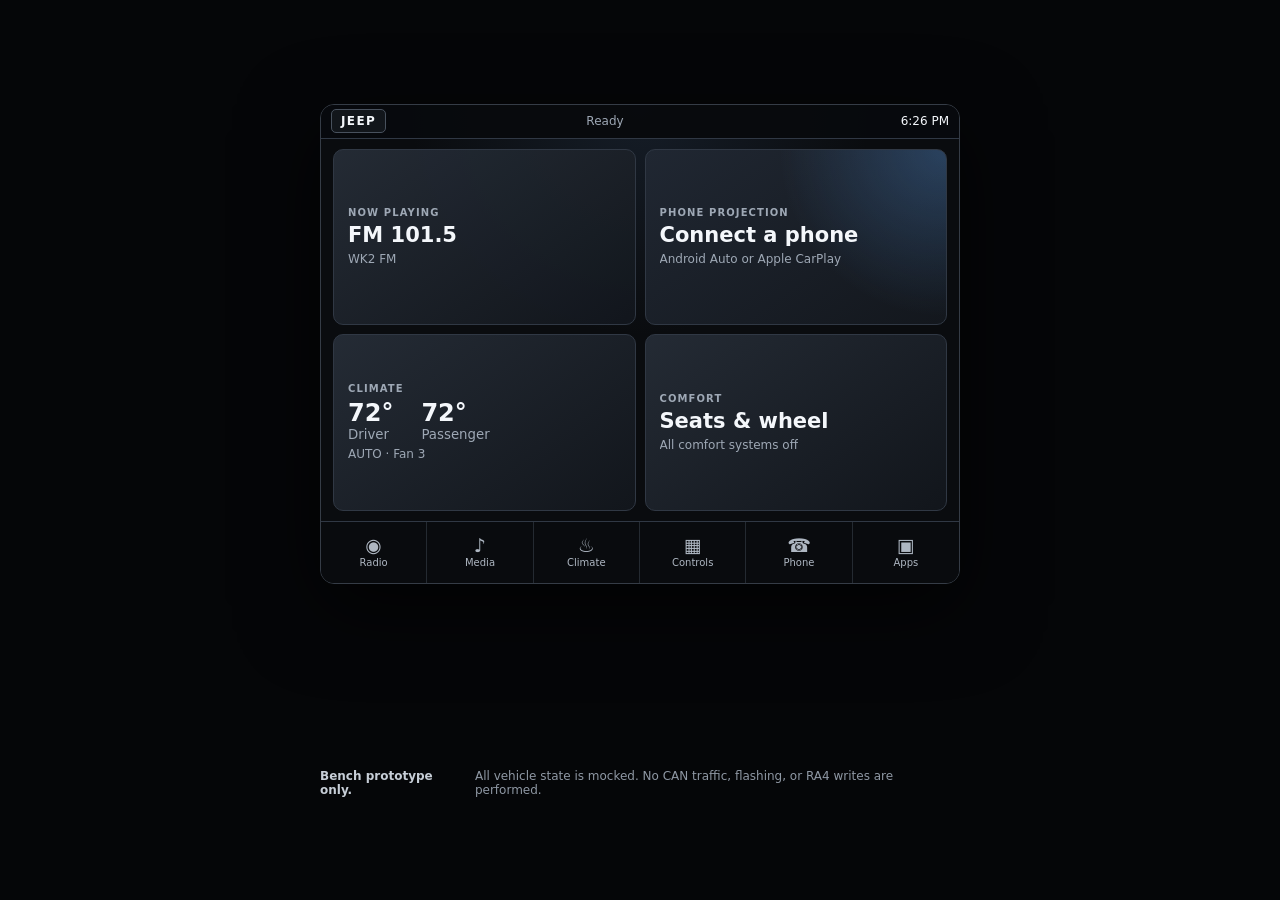
<file: prototype/hmi/index.html>
<!doctype html>
<html lang="en">
<head>
  <meta charset="utf-8" />
  <meta name="viewport" content="width=device-width, initial-scale=1" />
  <title>WK2 Modern HMI Prototype</title>
  <link rel="stylesheet" href="styles.css" />
</head>
<body>
  <main class="page">
    <section class="display-shell" aria-label="640 by 480 Jeep infotainment prototype">
      <header class="status-bar">
        <button class="brand-home" id="brandHome" type="button" aria-label="Home">JEEP</button>
        <div class="status-center" id="statusCenter">Ready</div>
        <div class="status-right">
          <span id="projectionBadge" class="badge is-hidden">Projection</span>
          <span id="clock">--:--</span>
        </div>
      </header>

      <section class="content" id="content">
        <section class="view active" data-view="home">
          <div class="home-grid">
            <button class="home-card media-card" data-route="media" type="button">
              <span class="eyebrow">NOW PLAYING</span>
              <strong id="homeMediaTitle">FM 101.5</strong>
              <span id="homeMediaSub">Factory radio</span>
            </button>

            <button class="home-card projection-card" data-route="projection" type="button">
              <span class="eyebrow">PHONE PROJECTION</span>
              <strong id="homeProjectionTitle">Connect a phone</strong>
              <span id="homeProjectionSub">Android Auto or Apple CarPlay</span>
            </button>

            <button class="home-card climate-card" data-route="climate" type="button">
              <span class="eyebrow">CLIMATE</span>
              <div class="temperature-summary">
                <span><b id="homeDriverTemp">72°</b><small>Driver</small></span>
                <span><b id="homePassengerTemp">72°</b><small>Passenger</small></span>
              </div>
              <span id="homeClimateSub">AUTO · Fan 3</span>
            </button>

            <button class="home-card comfort-card" data-route="controls" type="button">
              <span class="eyebrow">COMFORT</span>
              <strong id="homeComfortTitle">Seats & wheel</strong>
              <span id="homeComfortSub">All comfort systems off</span>
            </button>
          </div>
        </section>

        <section class="view" data-view="radio">
          <div class="screen-title"><span>Radio</span><small id="radioBand">FM</small></div>
          <div class="radio-main">
            <button class="round-button" id="seekDown" type="button" aria-label="Seek down">◀</button>
            <div class="station-block">
              <span class="eyebrow">LIVE</span>
              <strong id="stationFrequency">101.5</strong>
              <span id="stationName">WK2 FM</span>
            </div>
            <button class="round-button" id="seekUp" type="button" aria-label="Seek up">▶</button>
          </div>
          <div class="preset-row" id="presetRow"></div>
        </section>

        <section class="view" data-view="media">
          <div class="screen-title"><span>Media</span><small id="mediaSourceLabel">FM</small></div>
          <div class="media-layout">
            <div class="album-placeholder">♪</div>
            <div class="media-copy">
              <span class="eyebrow">SOURCE</span>
              <strong id="mediaTitle">Factory Radio</strong>
              <span id="mediaSubtitle">Select a source</span>
            </div>
          </div>
          <div class="source-row">
            <button class="source-button" data-source="FM" type="button">FM</button>
            <button class="source-button" data-source="USB" type="button">USB</button>
            <button class="source-button" data-source="Bluetooth" type="button">Bluetooth</button>
            <button class="source-button" data-route="projection" type="button">Projection</button>
          </div>
        </section>

        <section class="view" data-view="climate">
          <div class="screen-title"><span>Climate</span><small id="climateModeText">AUTO</small></div>
          <div class="climate-layout">
            <div class="zone-card">
              <span>DRIVER</span>
              <div class="temp-control">
                <button data-temp-zone="driver" data-temp-delta="-1" type="button">−</button>
                <strong id="driverTemp">72°</strong>
                <button data-temp-zone="driver" data-temp-delta="1" type="button">+</button>
              </div>
            </div>

            <div class="fan-card">
              <span>FAN</span>
              <div class="fan-control">
                <button id="fanDown" type="button">−</button>
                <strong id="fanSpeed">3</strong>
                <button id="fanUp" type="button">+</button>
              </div>
            </div>

            <div class="zone-card">
              <span>PASSENGER</span>
              <div class="temp-control">
                <button data-temp-zone="passenger" data-temp-delta="-1" type="button">−</button>
                <strong id="passengerTemp">72°</strong>
                <button data-temp-zone="passenger" data-temp-delta="1" type="button">+</button>
              </div>
            </div>
          </div>
          <div class="climate-actions">
            <button data-toggle="auto" type="button">AUTO</button>
            <button data-toggle="ac" type="button">A/C</button>
            <button data-toggle="sync" type="button">SYNC</button>
            <button data-toggle="recirc" type="button">RECIRC</button>
            <button data-toggle="frontDefrost" type="button">FRONT</button>
            <button data-toggle="rearDefrost" type="button">REAR</button>
          </div>
        </section>

        <section class="view" data-view="controls">
          <div class="screen-title"><span>Controls</span><small>Vehicle comfort</small></div>
          <div class="control-grid">
            <button class="comfort-control" data-seat="driver" type="button">
              <span>Driver Seat</span>
              <strong id="driverSeatState">OFF</strong>
            </button>
            <button class="comfort-control" id="heatedWheel" type="button">
              <span>Heated Wheel</span>
              <strong id="heatedWheelState">OFF</strong>
            </button>
            <button class="comfort-control" data-seat="passenger" type="button">
              <span>Passenger Seat</span>
              <strong id="passengerSeatState">OFF</strong>
            </button>
            <button class="comfort-control secondary" data-route="climate" type="button">
              <span>Climate</span>
              <strong>OPEN</strong>
            </button>
            <button class="comfort-control secondary" data-route="settings" type="button">
              <span>Vehicle Settings</span>
              <strong>OPEN</strong>
            </button>
            <button class="comfort-control secondary" id="stockUiButton" type="button">
              <span>Stock Uconnect</span>
              <strong>FALLBACK</strong>
            </button>
          </div>
        </section>

        <section class="view" data-view="phone">
          <div class="screen-title"><span>Phone</span><small id="phoneStatus">No device</small></div>
          <div class="phone-panel">
            <div class="phone-icon">☎</div>
            <strong id="phoneHeadline">Pair or connect a phone</strong>
            <span id="phoneDetail">Projection-capable phones can launch Android Auto or CarPlay.</span>
            <button class="primary-button" data-route="projection" type="button">Open Projection</button>
          </div>
        </section>

        <section class="view" data-view="projection">
          <div class="screen-title"><span>Projection</span><small id="projectionStatusText">Disconnected</small></div>
          <div class="projection-chooser" id="projectionChooser">
            <button class="platform-card android" data-connect-platform="android" type="button">
              <span class="platform-mark">A</span>
              <strong>Android Auto</strong>
              <small>Simulate Android connection</small>
            </button>
            <button class="platform-card apple" data-connect-platform="carplay" type="button">
              <span class="platform-mark"></span>
              <strong>Apple CarPlay</strong>
              <small>Simulate iPhone connection</small>
            </button>
          </div>
          <div class="projection-active is-hidden" id="projectionActive">
            <div class="projection-native-surface" id="projectionNativeSurface">
              <span class="eyebrow">NATIVE PROJECTION SURFACE</span>
              <strong id="activeProjectionName">Android Auto</strong>
              <p>This placeholder will be replaced by the real projection video surface. Jeep controls remain outside the projection engine.</p>
            </div>
            <div class="projection-actions">
              <button id="returnUconnect" type="button">Return to Uconnect</button>
              <button id="disconnectProjection" type="button">Disconnect</button>
            </div>
          </div>
        </section>

        <section class="view" data-view="settings">
          <div class="screen-title"><span>Settings</span><small>Prototype</small></div>
          <div class="settings-list">
            <button type="button"><span>Display</span><b>›</b></button>
            <button type="button"><span>Audio</span><b>›</b></button>
            <button data-route="projection" type="button"><span>Phone / Projection</span><b>›</b></button>
            <button data-route="controls" type="button"><span>Climate / Comfort</span><b>›</b></button>
            <button id="cameraSimulation" type="button"><span>Bench: simulate reverse camera</span><b>TEST</b></button>
            <button id="stockUiSettings" type="button"><span>Return to stock Uconnect</span><b>›</b></button>
          </div>
        </section>

        <section class="camera-overlay is-hidden" id="cameraOverlay" aria-live="polite">
          <div class="camera-image">
            <span>FACTORY CAMERA PRIORITY</span>
            <strong>REVERSE CAMERA</strong>
            <small>Prototype simulates immediate takeover and automatic return.</small>
          </div>
        </section>
      </section>

      <nav class="app-bar" aria-label="Primary applications">
        <button data-route="radio" type="button"><span>◉</span>Radio</button>
        <button data-route="media" type="button"><span>♪</span>Media</button>
        <button data-route="climate" type="button"><span>♨</span>Climate</button>
        <button data-route="controls" type="button"><span>▦</span>Controls</button>
        <button data-route="phone" type="button"><span>☎</span>Phone</button>
        <button data-route="projection" type="button"><span>▣</span>Apps</button>
      </nav>
    </section>

    <aside class="developer-note">
      <strong>Bench prototype only.</strong>
      <span>All vehicle state is mocked. No CAN traffic, flashing, or RA4 writes are performed.</span>
    </aside>
  </main>

  <script src="app.js" defer></script>
</body>
</html>
</file>
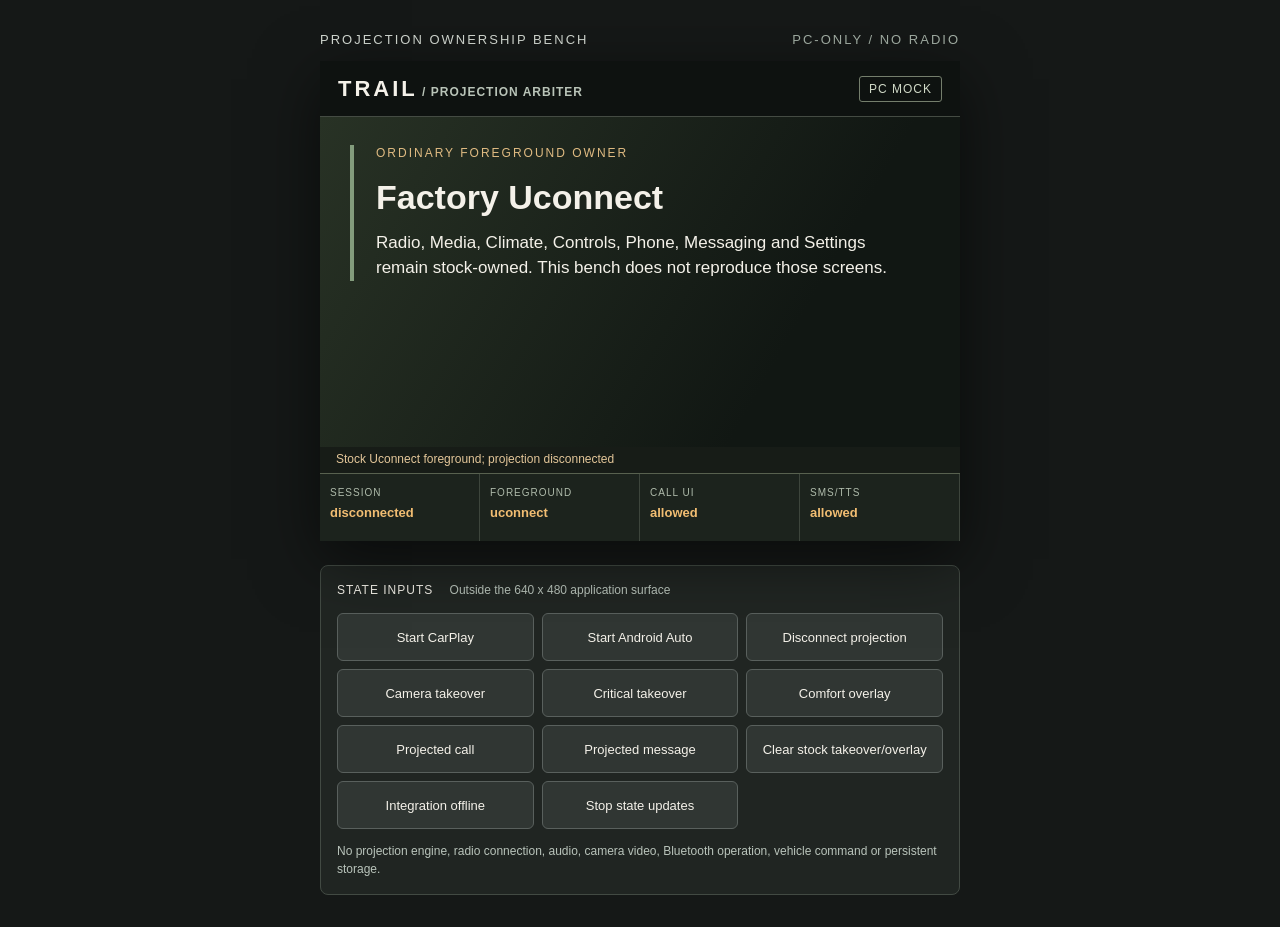
<file: prototype/resident_hmi/index.html>
<!doctype html>
<html lang="en">
<head>
  <meta charset="utf-8">
  <meta name="viewport" content="width=device-width, initial-scale=1">
  <meta http-equiv="Content-Security-Policy" content="default-src 'self'; script-src 'self'; style-src 'self'; connect-src 'none'; img-src 'none'; object-src 'none'; base-uri 'none'">
  <title>TRAIL / RA4 projection ownership bench</title>
  <link rel="stylesheet" href="style.css">
</head>
<body>
  <div class="study-label">PROJECTION OWNERSHIP BENCH <span>PC-ONLY / NO RADIO</span></div>
  <div id="hmi" aria-label="640 by 480 projection arbitration prototype"></div>
  <aside id="scenarios" aria-label="PC simulation controls">
    <p>STATE INPUTS <span>Outside the 640 x 480 application surface</span></p>
    <div class="scenario-buttons">
      <button data-scenario="carplay">Start CarPlay</button>
      <button data-scenario="android">Start Android Auto</button>
      <button data-scenario="projection-off">Disconnect projection</button>
      <button data-scenario="camera">Camera takeover</button>
      <button data-scenario="critical">Critical takeover</button>
      <button data-scenario="comfort">Comfort overlay</button>
      <button data-scenario="call">Projected call</button>
      <button data-scenario="message">Projected message</button>
      <button data-scenario="normal">Clear stock takeover/overlay</button>
      <button data-scenario="offline">Integration offline</button>
      <button data-scenario="stale">Stop state updates</button>
    </div>
    <p class="disclaimer">No projection engine, radio connection, audio, camera
      video, Bluetooth operation, vehicle command or persistent storage.</p>
  </aside>
  <script type="module" src="app.mjs"></script>
</body>
</html>
</file>
<file: prototype/hmi/styles.css>
:root {
  --bg: #0a0c0f;
  --panel: #15191f;
  --panel-2: #1d232b;
  --line: #303844;
  --text: #f4f7fb;
  --muted: #9ea8b5;
  --accent: #5aa7ff;
  --accent-2: #8ec5ff;
  --warm: #f3a342;
  --danger: #ff6f61;
  --ok: #67d39a;
  --cold: #5aa7ff;
  --hot: #ff7468;
}

* {
  box-sizing: border-box;
}

html,
body {
  margin: 0;
  min-height: 100%;
  background: #050608;
  color: var(--text);
  font-family: Inter, ui-sans-serif, system-ui, -apple-system, BlinkMacSystemFont, "Segoe UI", sans-serif;
}

button {
  font: inherit;
}

button:focus-visible {
  outline: 2px solid var(--accent-2);
  outline-offset: -2px;
}

.page {
  min-height: 100vh;
  display: grid;
  place-items: center;
  gap: 18px;
  padding: 20px;
}

.display-shell {
  width: 640px;
  height: 480px;
  display: grid;
  grid-template-rows: 34px 1fr 62px;
  overflow: hidden;
  background:
    radial-gradient(circle at 50% 0%, rgba(60, 87, 122, 0.23), transparent 40%),
    var(--bg);
  border: 1px solid #353c46;
  border-radius: 14px;
  box-shadow: 0 24px 80px rgba(0, 0, 0, 0.65);
  user-select: none;
}

.status-bar {
  display: grid;
  grid-template-columns: 120px 1fr 190px;
  align-items: center;
  padding: 0 10px;
  border-bottom: 1px solid var(--line);
  background: rgba(8, 10, 13, 0.96);
  font-size: 12px;
}

.brand-home {
  width: max-content;
  padding: 4px 9px;
  border: 1px solid #48515d;
  border-radius: 5px;
  color: var(--text);
  background: #12161b;
  font-weight: 800;
  letter-spacing: 1.4px;
}

.status-center {
  justify-self: center;
  color: var(--muted);
}

.status-right {
  justify-self: end;
  display: flex;
  align-items: center;
  gap: 10px;
  font-variant-numeric: tabular-nums;
}

.badge {
  padding: 3px 7px;
  border-radius: 999px;
  background: rgba(90, 167, 255, 0.16);
  color: var(--accent-2);
  border: 1px solid rgba(90, 167, 255, 0.45);
}

.content {
  position: relative;
  min-height: 0;
}

.view {
  position: absolute;
  inset: 0;
  display: none;
  padding: 10px 12px;
  overflow: hidden;
}

.view.active {
  display: block;
}

.screen-title {
  height: 34px;
  display: flex;
  align-items: baseline;
  justify-content: space-between;
  padding: 0 2px 7px;
  border-bottom: 1px solid var(--line);
}

.screen-title > span {
  font-size: 22px;
  font-weight: 750;
}

.screen-title small {
  color: var(--muted);
  text-transform: uppercase;
  letter-spacing: 0.8px;
}

.eyebrow {
  color: var(--muted);
  font-size: 10px;
  font-weight: 800;
  letter-spacing: 1.1px;
}

.home-grid {
  height: 100%;
  display: grid;
  grid-template-columns: 1fr 1fr;
  grid-template-rows: 1fr 1fr;
  gap: 9px;
}

.home-card {
  min-width: 0;
  display: flex;
  flex-direction: column;
  align-items: flex-start;
  justify-content: center;
  gap: 5px;
  padding: 14px;
  border: 1px solid var(--line);
  border-radius: 10px;
  color: var(--text);
  background: linear-gradient(145deg, rgba(37, 44, 54, 0.97), rgba(18, 22, 28, 0.97));
  text-align: left;
}

.home-card:active,
.app-bar button:active,
.climate-actions button:active,
.source-button:active,
.comfort-control:active,
.platform-card:active,
.primary-button:active {
  transform: translateY(1px);
}

.home-card strong {
  max-width: 100%;
  overflow: hidden;
  text-overflow: ellipsis;
  white-space: nowrap;
  font-size: 21px;
}

.home-card > span:last-child {
  max-width: 100%;
  overflow: hidden;
  text-overflow: ellipsis;
  white-space: nowrap;
  color: var(--muted);
  font-size: 12px;
}

.projection-card {
  background:
    radial-gradient(circle at 100% 0%, rgba(90, 167, 255, 0.26), transparent 48%),
    linear-gradient(145deg, #202732, #13171d);
}

.temperature-summary {
  display: flex;
  gap: 28px;
}

.temperature-summary span {
  display: flex;
  flex-direction: column;
}

.temperature-summary b {
  font-size: 24px;
}

.temperature-summary small {
  color: var(--muted);
}

.radio-main {
  height: 175px;
  display: grid;
  grid-template-columns: 70px 1fr 70px;
  align-items: center;
  gap: 14px;
}

.round-button {
  width: 58px;
  height: 58px;
  justify-self: center;
  border-radius: 50%;
  border: 1px solid #495361;
  background: var(--panel-2);
  color: var(--text);
  font-size: 20px;
}

.station-block {
  display: flex;
  flex-direction: column;
  align-items: center;
  gap: 2px;
}

.station-block strong {
  font-size: 58px;
  line-height: 1;
  font-variant-numeric: tabular-nums;
}

.station-block > span:last-child {
  color: var(--muted);
  font-size: 14px;
}

.preset-row {
  display: grid;
  grid-template-columns: repeat(6, 1fr);
  gap: 6px;
}

.preset-row button,
.source-button {
  min-height: 48px;
  border: 1px solid var(--line);
  border-radius: 8px;
  background: var(--panel);
  color: var(--text);
}

.preset-row button.active,
.source-button.active {
  border-color: var(--accent);
  color: var(--accent-2);
  background: rgba(90, 167, 255, 0.12);
}

.media-layout {
  height: 170px;
  display: grid;
  grid-template-columns: 140px 1fr;
  align-items: center;
  gap: 18px;
}

.album-placeholder {
  width: 120px;
  height: 120px;
  display: grid;
  place-items: center;
  border-radius: 12px;
  background: linear-gradient(145deg, #303947, #151a21);
  border: 1px solid #44505e;
  font-size: 52px;
}

.media-copy {
  min-width: 0;
  display: flex;
  flex-direction: column;
  gap: 7px;
}

.media-copy strong {
  overflow: hidden;
  text-overflow: ellipsis;
  white-space: nowrap;
  font-size: 26px;
}

.media-copy > span:last-child {
  color: var(--muted);
}

.source-row {
  display: grid;
  grid-template-columns: repeat(4, 1fr);
  gap: 7px;
}

.climate-layout {
  height: 136px;
  display: grid;
  grid-template-columns: 1fr 132px 1fr;
  gap: 9px;
  align-items: stretch;
  padding-top: 10px;
}

.zone-card,
.fan-card {
  display: grid;
  align-content: center;
  gap: 10px;
  padding: 10px;
  border: 1px solid var(--line);
  border-radius: 10px;
  background: var(--panel);
  text-align: center;
}

.zone-card > span,
.fan-card > span {
  color: var(--muted);
  font-size: 10px;
  font-weight: 800;
  letter-spacing: 1px;
}

.temp-control,
.fan-control {
  display: grid;
  grid-template-columns: 42px 1fr 42px;
  align-items: center;
  gap: 5px;
}

.temp-control button,
.fan-control button {
  height: 42px;
  border: 1px solid #46505d;
  border-radius: 7px;
  background: #242a33;
  color: var(--text);
  font-size: 24px;
}

.temp-control button:first-child {
  color: var(--cold);
}

.temp-control button:last-child {
  color: var(--hot);
}

.temp-control strong,
.fan-control strong {
  font-size: 27px;
  font-variant-numeric: tabular-nums;
}

.climate-actions {
  margin-top: 10px;
  display: grid;
  grid-template-columns: repeat(6, 1fr);
  gap: 6px;
}

.climate-actions button {
  min-height: 47px;
  border: 1px solid var(--line);
  border-radius: 7px;
  background: var(--panel);
  color: var(--muted);
  font-size: 11px;
  font-weight: 800;
}

.climate-actions button.active {
  color: var(--text);
  border-color: var(--accent);
  background: rgba(90, 167, 255, 0.16);
}

.control-grid {
  height: calc(100% - 44px);
  padding-top: 10px;
  display: grid;
  grid-template-columns: repeat(3, 1fr);
  grid-template-rows: 1fr 1fr;
  gap: 8px;
}

.comfort-control {
  display: flex;
  flex-direction: column;
  align-items: center;
  justify-content: center;
  gap: 7px;
  border: 1px solid var(--line);
  border-radius: 10px;
  background: linear-gradient(145deg, #232a34, #15191f);
  color: var(--text);
}

.comfort-control span {
  color: var(--muted);
  font-size: 12px;
}

.comfort-control strong {
  font-size: 20px;
}

.comfort-control.active {
  border-color: var(--warm);
  box-shadow: inset 0 0 0 1px rgba(243, 163, 66, 0.25);
}

.comfort-control.active strong {
  color: var(--warm);
}

.comfort-control.secondary strong {
  font-size: 14px;
  color: var(--accent-2);
}

.phone-panel {
  height: calc(100% - 40px);
  display: flex;
  flex-direction: column;
  align-items: center;
  justify-content: center;
  gap: 10px;
  text-align: center;
}

.phone-icon {
  width: 72px;
  height: 72px;
  display: grid;
  place-items: center;
  border-radius: 50%;
  background: var(--panel-2);
  border: 1px solid var(--line);
  font-size: 34px;
}

.phone-panel strong {
  font-size: 23px;
}

.phone-panel > span {
  width: 390px;
  color: var(--muted);
  font-size: 12px;
}

.primary-button {
  min-width: 190px;
  min-height: 44px;
  margin-top: 4px;
  border: 1px solid var(--accent);
  border-radius: 8px;
  color: var(--text);
  background: rgba(90, 167, 255, 0.15);
}

.projection-chooser {
  height: calc(100% - 40px);
  display: grid;
  grid-template-columns: 1fr 1fr;
  gap: 10px;
  align-items: center;
}

.platform-card {
  height: 178px;
  display: flex;
  flex-direction: column;
  align-items: center;
  justify-content: center;
  gap: 8px;
  border-radius: 12px;
  border: 1px solid var(--line);
  color: var(--text);
  background: var(--panel);
}

.platform-card strong {
  font-size: 21px;
}

.platform-card small {
  color: var(--muted);
}

.platform-mark {
  width: 58px;
  height: 58px;
  display: grid;
  place-items: center;
  border-radius: 50%;
  font-size: 28px;
  font-weight: 800;
  background: #090b0e;
  border: 1px solid #46505c;
}

.platform-card.android {
  background: radial-gradient(circle at 50% 0%, rgba(103, 211, 154, 0.17), transparent 46%), var(--panel);
}

.platform-card.apple {
  background: radial-gradient(circle at 50% 0%, rgba(255, 255, 255, 0.12), transparent 46%), var(--panel);
}

.projection-active {
  height: calc(100% - 40px);
  padding-top: 9px;
  display: grid;
  grid-template-rows: 1fr 42px;
  gap: 8px;
}

.projection-native-surface {
  display: flex;
  flex-direction: column;
  justify-content: center;
  align-items: center;
  gap: 7px;
  padding: 22px 70px;
  border-radius: 11px;
  border: 1px solid #434d5a;
  background:
    radial-gradient(circle at 50% 20%, rgba(90, 167, 255, 0.20), transparent 40%),
    #090b0f;
  text-align: center;
}

.projection-native-surface strong {
  font-size: 34px;
}

.projection-native-surface p {
  margin: 0;
  color: var(--muted);
  font-size: 12px;
  line-height: 1.4;
}

.projection-actions {
  display: grid;
  grid-template-columns: 1fr 1fr;
  gap: 8px;
}

.projection-actions button {
  border: 1px solid var(--line);
  border-radius: 7px;
  background: var(--panel);
  color: var(--text);
}

.settings-list {
  height: calc(100% - 42px);
  display: grid;
  align-content: start;
  padding-top: 8px;
}

.settings-list button {
  min-height: 48px;
  display: flex;
  align-items: center;
  justify-content: space-between;
  padding: 0 14px;
  border: 0;
  border-bottom: 1px solid var(--line);
  background: transparent;
  color: var(--text);
  text-align: left;
}

.settings-list button b {
  color: var(--accent-2);
  font-size: 12px;
}

.app-bar {
  display: grid;
  grid-template-columns: repeat(6, 1fr);
  border-top: 1px solid var(--line);
  background: #090b0e;
}

.app-bar button {
  min-width: 0;
  display: flex;
  flex-direction: column;
  align-items: center;
  justify-content: center;
  gap: 2px;
  border: 0;
  border-right: 1px solid #242a31;
  color: #aeb7c2;
  background: transparent;
  font-size: 10px;
}

.app-bar button:last-child {
  border-right: 0;
}

.app-bar button span {
  font-size: 19px;
  line-height: 1;
}

.app-bar button.active {
  color: var(--accent-2);
  background: rgba(90, 167, 255, 0.09);
  box-shadow: inset 0 2px 0 var(--accent);
}

.camera-overlay {
  position: absolute;
  inset: 0;
  z-index: 100;
  padding: 8px;
  background: #020304;
}

.camera-image {
  height: 100%;
  display: flex;
  flex-direction: column;
  align-items: center;
  justify-content: center;
  gap: 8px;
  border: 1px solid #49515b;
  background:
    linear-gradient(90deg, transparent 49.8%, rgba(255,255,255,.10) 50%, transparent 50.2%),
    linear-gradient(180deg, #23282d, #0a0d10 60%);
  color: var(--text);
  text-align: center;
}

.camera-image span {
  color: var(--warm);
  font-size: 11px;
  font-weight: 900;
  letter-spacing: 1.2px;
}

.camera-image strong {
  font-size: 28px;
}

.camera-image small {
  color: var(--muted);
}

.developer-note {
  width: 640px;
  display: flex;
  justify-content: center;
  gap: 7px;
  color: #8f98a4;
  font-size: 12px;
}

.developer-note strong {
  color: #c7ced7;
}

.is-hidden {
  display: none !important;
}

@media (max-width: 680px), (max-height: 540px) {
  .page {
    display: block;
    padding: 0;
  }

  .display-shell {
    transform-origin: top left;
  }

  .developer-note {
    display: none;
  }
}
</file>
<file: prototype/resident_hmi/style.css>
:root { color-scheme: dark; font-family: Bahnschrift, 'DIN Alternate', sans-serif; color: #f4f1e9; background: #151817; }
* { box-sizing: border-box; }
body { margin: 32px auto; width: 640px; }
button { min-height: 48px; border: 1px solid #59605d; border-radius: 6px; background: #303633; padding: 8px 14px; cursor: pointer; touch-action: manipulation; font: inherit; font-size: 16px; color: inherit; }
button:hover { background: #444c46; }
button:focus-visible { outline: 3px solid #f1b15d; outline-offset: -4px; }
.study-label { font-size: 13px; letter-spacing: 2px; margin-bottom: 14px; color: #d5dbd4; }
.study-label span { float: right; color: #a4b0a6; }
#hmi { position: relative; width: 640px; height: 480px; overflow: hidden; background: #0e1210; box-shadow: 0 18px 60px #0008; }
header { height: 56px; display: flex; align-items: center; gap: 18px; padding: 4px 18px; border-bottom: 1px solid #444b43; }
.brand { margin-right: auto; font-size: 22px; font-weight: 700; letter-spacing: 3px; }
.brand span { font-size: 12px; color: #b9c4b8; letter-spacing: 1px; }
.pill { border: 1px solid #747e6c; padding: 5px 9px; border-radius: 3px; font-size: 12px; letter-spacing: 1px; color: #d0d9c7; }
main { position: relative; height: 330px; padding: 28px 30px; background: linear-gradient(120deg, #283225, #111713 72%); }
h1 { margin: 0 0 14px; font-size: 34px; font-weight: 600; }
p { max-width: 540px; font-size: 17px; line-height: 1.45; margin: 10px 0 22px; }
.eyebrow { font-size: 12px; letter-spacing: 2px; color: #e0bb82; margin: 0 0 16px; }
.accent { background: #d59b4c; color: #141810; border-color: #edbb76; }
.projection { border-left: 4px solid #e8ac55; padding-left: 22px; }
.uconnect { border-left: 4px solid #839c7c; padding-left: 22px; }
.handover { border-left: 4px solid #da6c55; padding-left: 22px; }
.comfort-overlay { position: absolute; right: 22px; bottom: 20px; width: 355px; padding: 13px 16px; border: 2px solid #e8ac55; border-radius: 8px; background: #303a2df2; box-shadow: 0 8px 24px #000a; }
.comfort-overlay strong, .comfort-overlay span { display: block; }
.comfort-overlay span { margin-top: 4px; font-size: 12px; color: #d3ddce; }
.status { height: 26px; padding: 5px 16px; font-size: 12px; color: #e3c699; background: #171c17; overflow: hidden; white-space: nowrap; }
.ownership { height: 68px; display: grid; grid-template-columns: repeat(4, 1fr); border-top: 1px solid #58614f; background: #1c231d; }
.ownership span { padding: 13px 10px; border-right: 1px solid #3d453c; font-size: 10px; letter-spacing: 1px; color: #aebaaa; }
.ownership strong { display: block; margin-top: 7px; font-size: 13px; color: #f1bd72; letter-spacing: 0; }
aside { margin-top: 24px; padding: 16px; background: #202522; border: 1px solid #424a43; border-radius: 8px; }
aside p { max-width: none; font-size: 12px; letter-spacing: 1px; margin: 0 0 14px; }
aside p span { color: #b9c4bb; margin-left: 12px; letter-spacing: 0; }
.scenario-buttons { display: grid; grid-template-columns: repeat(3, 1fr); gap: 8px; }
.scenario-buttons button { font-size: 13px; }
aside .disclaimer { margin-top: 14px; margin-bottom: 0; color: #b9c4bb; letter-spacing: 0; }
@media (max-width: 671px) { body { margin: 16px; } }
</file>
